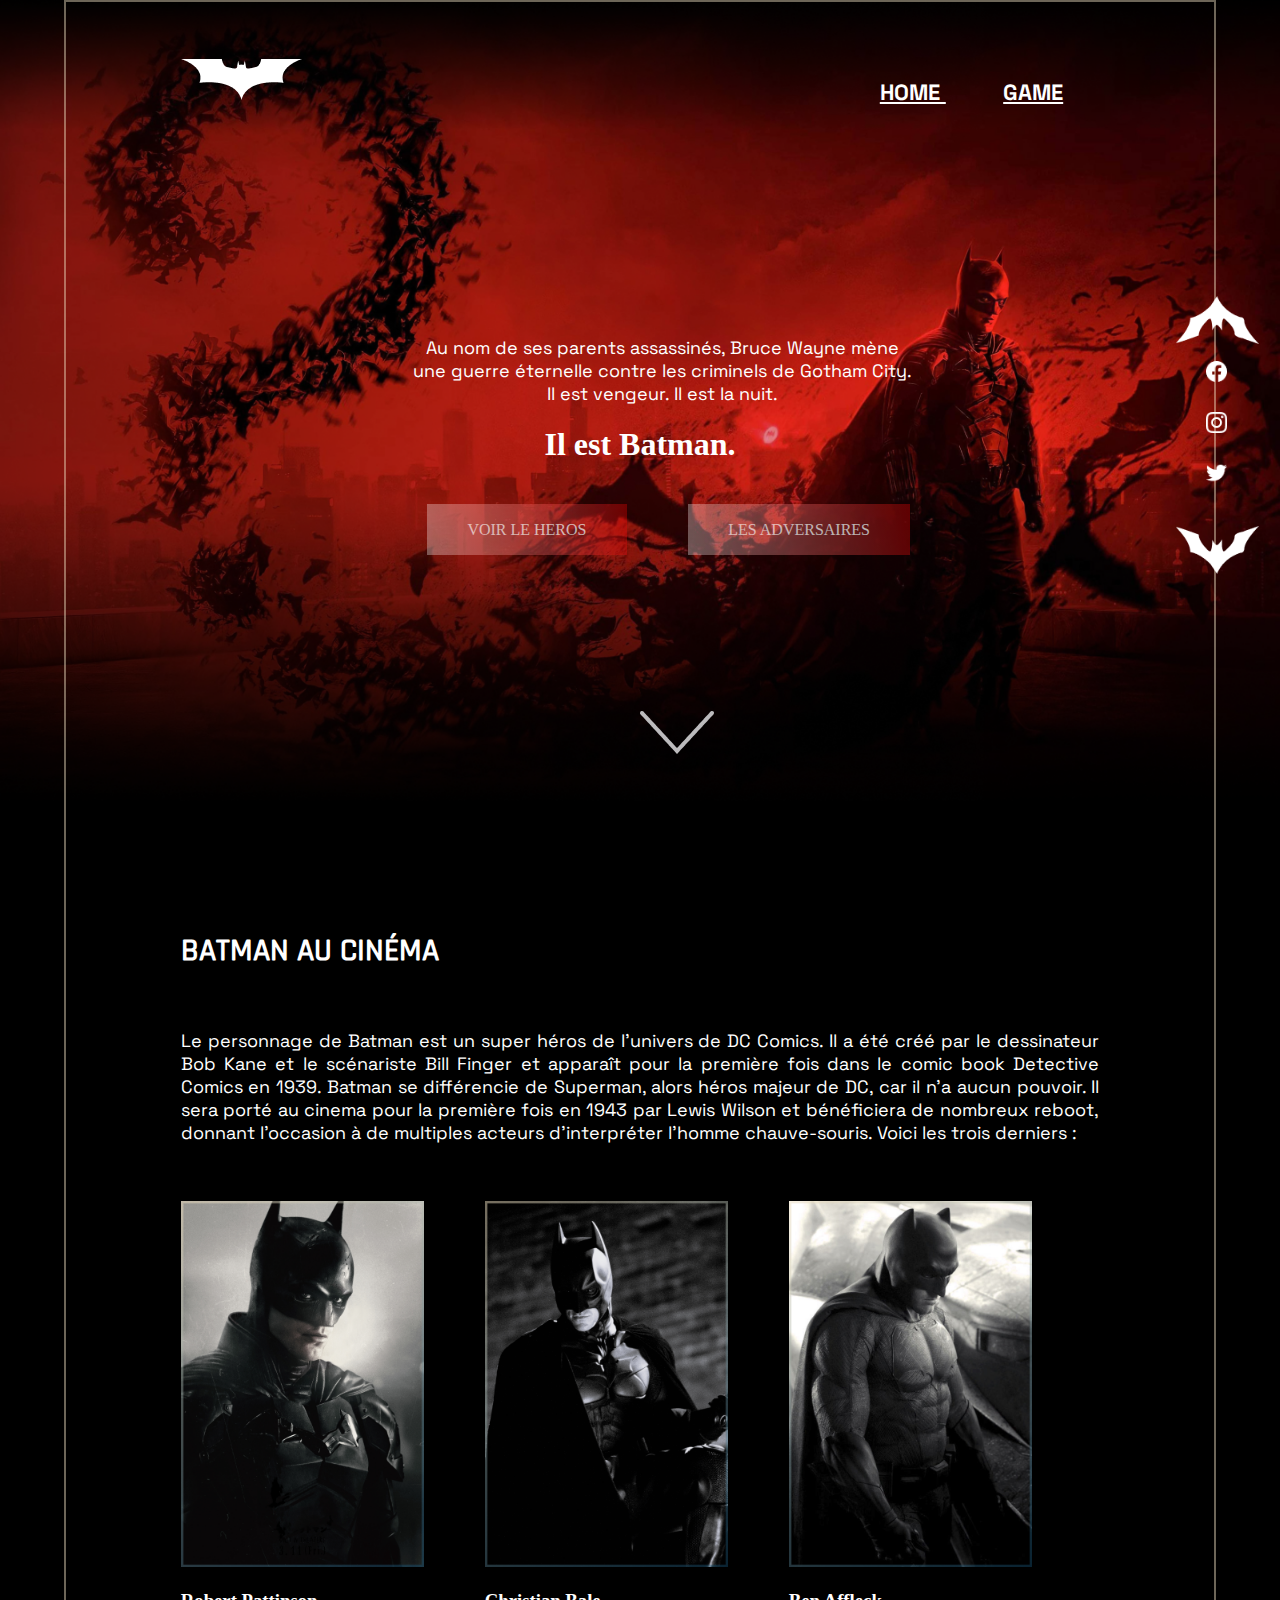
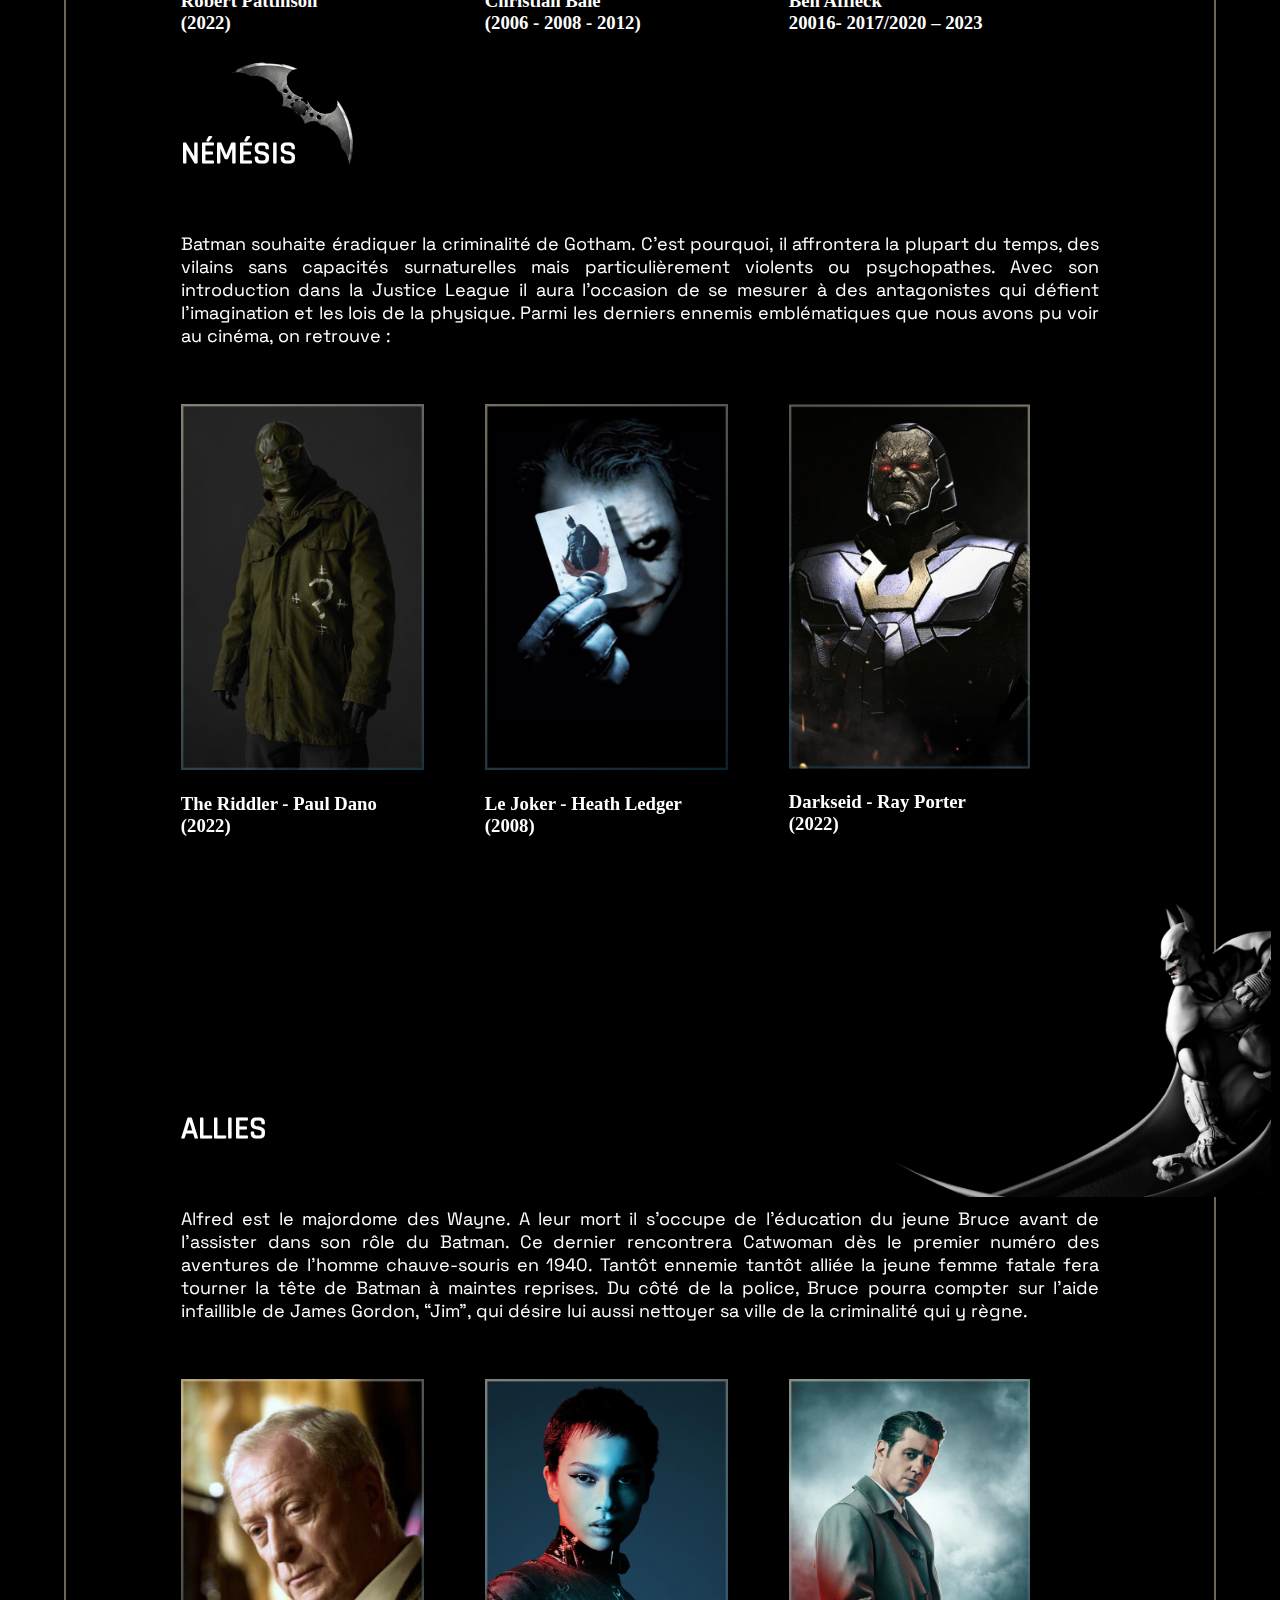
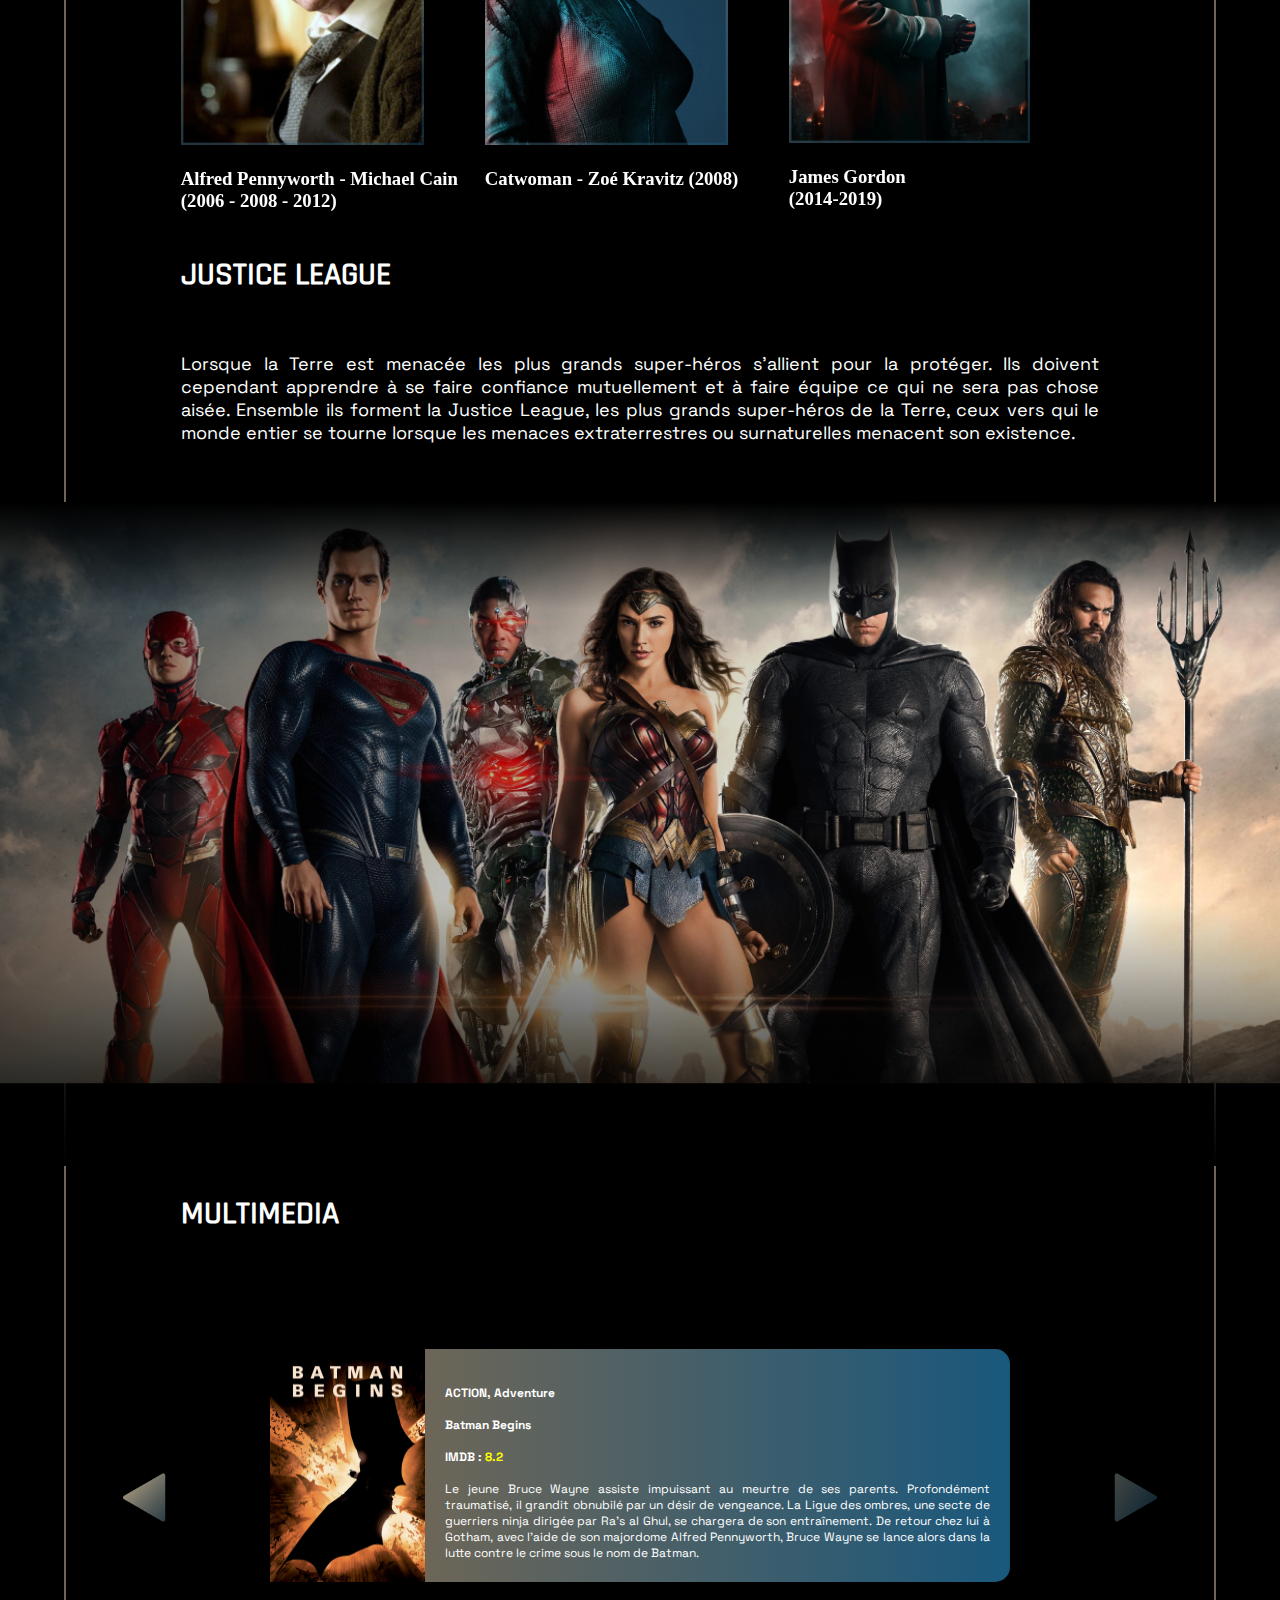
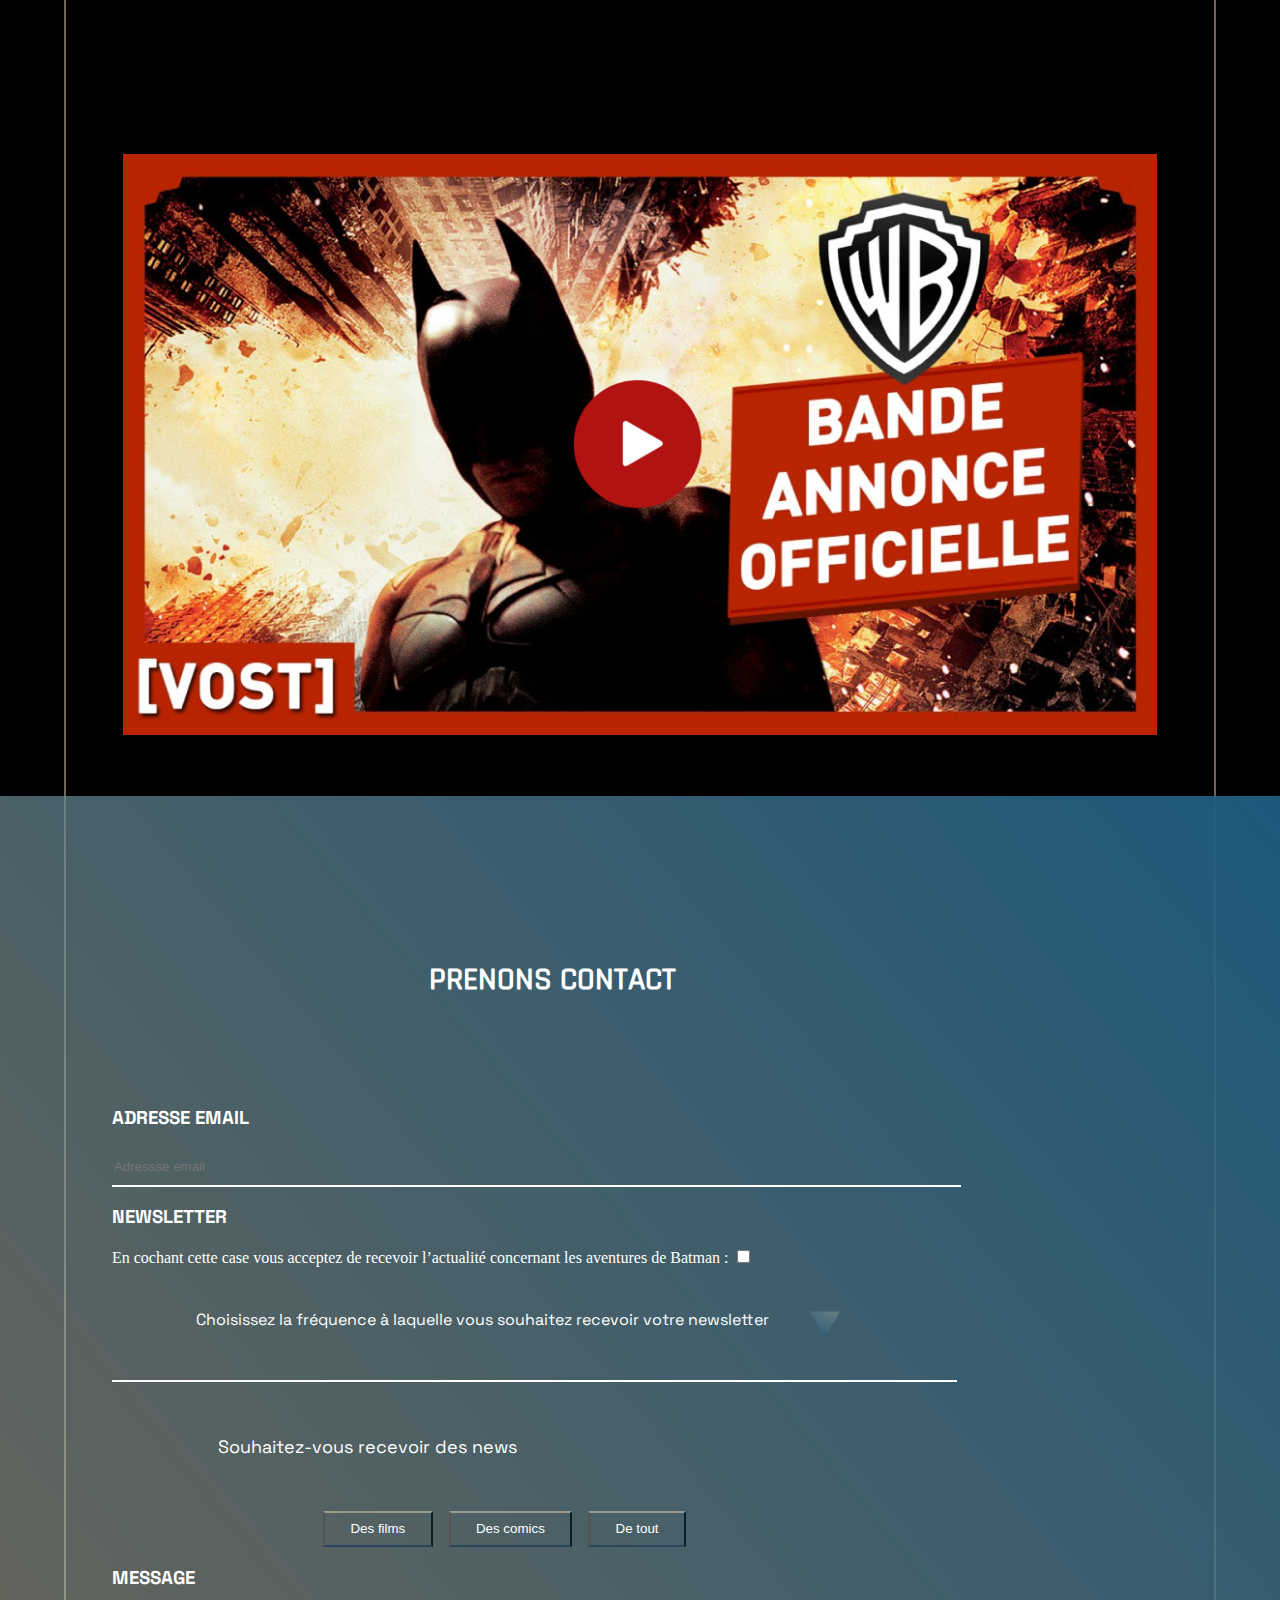
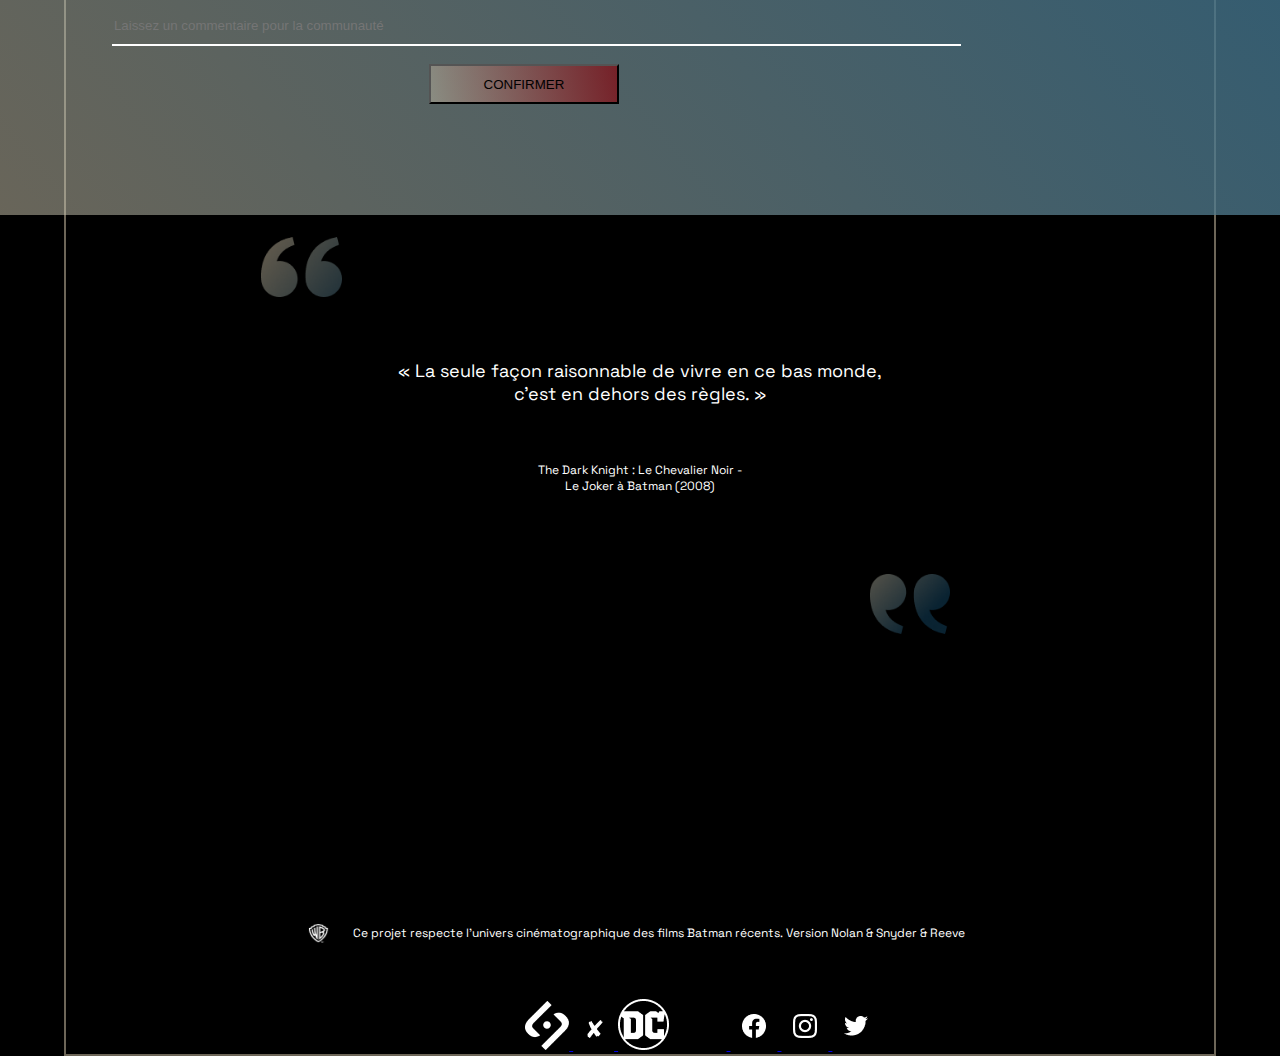
<file: index.html>
<!DOCTYPE html>
<html lang="fr">
<head>
    <meta charset="UTF-8">
    <meta name="viewport" content="width=device-width, initial-scale=1.0">
    <meta name="author" content =" RAZAFIARIMANANA Rijamanitra Antonio"> 
    <title>Batman project</title>
    <link rel="stylesheet" href="./styles/styles.css">
</head>
<body class="body-home">
    <header>
       <a href="#"><img src="/illustrations/logo1/logohome.png" alt="" class="logohead" ></a> 
       <a href="#" id="home"> HOME  </a>
       <a href="/game.html" id="game" > GAME</a>
    </header>
    <main>
       
            <div class="scroll" >
                <a href=""> <img src="/illustrations/logo1/logo_bat_flèche.png" alt=""></a>
                <div class="socialm">
                    <a href=""> <img src="/illustrations/logo1/icon_facebook.png" alt=""></a>
                    <a href="">  <img src="/illustrations/logo1/icon_ig.png" alt=""></a>
                    <a href=""> <img src="/illustrations/logo1/icon_tw.png" alt=""></a>
                </div>
               
                <a href="">  <img src="/illustrations/logo1/logo_bat_flèche_2.png" alt=""></a>
               
               
               
               
               
            </div>
      

        <section class="sec1">
            <p>
                Au nom de ses parents assassinés, Bruce Wayne mène une guerre éternelle contre les 
                criminels de Gotham City. Il est vengeur. Il est la nuit.
               
            </p>
            <h1>
                Il est Batman.
            </h1>
            <div>
                <a href="#">VOIR LE HEROS</a>
                <a href="#">LES ADVERSAIRES
                </a>
            </div>
            <img class="flechedown" src="/illustrations/logo1/flèche_down_header.png" alt="">
        </section>
        
        <section class="sec2">
           
            <h2>
                BATMAN AU CINÉMA
            </h2>
            <p>
                Le personnage de Batman est un super héros de l’univers de DC Comics. Il a été créé par le 
                dessinateur Bob Kane et le scénariste Bill Finger et apparaît pour la première fois dans le 
                comic book Detective Comics en 1939. Batman se différencie de Superman, alors héros 
                majeur de DC, car il n’a aucun pouvoir. Il sera porté au cinema pour la première fois en 1943 
                par Lewis Wilson et bénéficiera de nombreux reboot, donnant l’occasion à de multiples 
                acteurs d’interpréter l’homme chauve-souris. Voici les trois derniers :
            </p>
            <div class="conteneur1">
                <div>
                    <img class="photo" src="/illustrations/Illustrations1/Bathome2.png" alt="">
                    <h3>Robert Pattinson <br>
                        (2022)
                        </h3>
                </div>
                
                <div>
                    <img class="photo" src="/illustrations/Illustrations1/Bathome3.png" alt="">
                    <h3>
                        Christian Bale <br>
                        (2006 - 2008 - 2012)

                    </h3>
                </div>
                <div>
                    <img class="photo" src="/illustrations/Illustrations1/Bathome4.png" alt="">
                    <h3>
                        Ben Affleck <br>
                        20016- 2017/2020 – 2023

                    </h3>
                </div>
                
            </div>

        </section >
        <section class="sec3">
            <div>
                <img id="deco1" src="/illustrations/Illustrations1/Bathome13.png" alt="">
            </div>
            <h2>
                NÉMÉSIS
            </h2>
            <p>
                Batman souhaite éradiquer la criminalité de Gotham. C’est pourquoi, il affrontera la plupart 
                du temps, des vilains sans capacités surnaturelles mais particulièrement violents ou 
                psychopathes. Avec son introduction dans la Justice League il aura l’occasion de se mesurer à 
                des antagonistes qui défient l’imagination et les lois de la physique. Parmi les derniers 
                ennemis emblématiques que nous avons pu voir au cinéma, on retrouve :
            </p>
            <div class="conteneur">
                <div >
                    <img class="photo" src="/illustrations/Illustrations1/Bathome5.png" alt="">
                    <h3>The Riddler - Paul Dano <br>
                        (2022)
                        
                        </h3>
                </div>
                
                <div>
                    <img class="photo" src="/illustrations/Illustrations1/Bathome6.png" alt="">
                    <h3>
                        Le Joker - Heath Ledger <br>
                        (2008)

                    </h3>
                </div>
                <div>
                    <img class="photo" src="/illustrations/Illustrations1/Bathome7.png" alt="">
                    <h3>
                        Darkseid - Ray Porter <br>
                            (2022)


                    </h3>
                </div>
                
            </div>

        </section>
        <section class="sec4">
            <div>
                <img id="deco2" src="/illustrations/Illustrations1/Bathome12.png" alt="">
            </div>
            <h2>
                ALLIES

            </h2>
            <p>
                Alfred est le majordome des Wayne. A leur mort il s’occupe de l’éducation du jeune Bruce 
                avant de l’assister dans son rôle du Batman. Ce dernier rencontrera Catwoman dès le 
                premier numéro des aventures de l’homme chauve-souris en 1940. Tantôt ennemie tantôt 
                alliée la jeune femme fatale fera tourner la tête de Batman à maintes reprises. Du côté de la 
                police, Bruce pourra compter sur l’aide infaillible de James Gordon, “Jim”, qui désire lui aussi 
                nettoyer sa ville de la criminalité qui y règne.

            </p>
            <div class="conteneur">
                <div >
                    <img class="photo" src="/illustrations/Illustrations1/Bathome9.png" alt="">
                    <h3>Alfred Pennyworth - Michael Cain <br>
                        (2006 - 2008 - 2012)
                        
                    </h3>
                </div>
                
                <div>
                    <img class="photo" src="/illustrations/Illustrations1/Bathome8.png" alt="">
                    <h3>
                        Catwoman - Zoé Kravitz 
                        (2008)


                    </h3>
                </div>
                <div>
                    <img class="photo" src="/illustrations/Illustrations1/Bathome10.png" alt="">
                    <h3>
                        James Gordon <br>
                        (2014-2019)



                    </h3>
                </div>
                
            </div>

        </section>
        <section class="sec5">
            <h2>
                JUSTICE LEAGUE
            </h2>
            <p>
                Lorsque la Terre est menacée les plus grands super-héros s’allient pour la protéger. Ils 
                doivent cependant apprendre à se faire confiance mutuellement et à faire équipe ce qui ne 
                sera pas chose aisée. Ensemble ils forment la Justice League, les plus grands super-héros de 
                la Terre, ceux vers qui le monde entier se tourne lorsque les menaces extraterrestres ou 
                surnaturelles menacent son existence.

            </p>
            <img class="justiceleague" src="/illustrations/Illustrations1/Bathome11.png" alt="">
        </section>
        <section class="sec6">
            <h2>
                MULTIMEDIA
            </h2>

            <div class="conteneur">
                <img class="fleche" src="/illustrations/logo1/icon_flèche_1.png" alt="">
                 <img class="bathomeimg" src="/illustrations/Illustrations1/Bathome_ba1.png" alt="">
                <div class="text">
                    <h4>ACTION, Adventure</h4>
                    <h4>Batman Begins</h4>
                    <h4>IMDB :  <span>8.2</span> </h4>
                 
                Le jeune Bruce Wayne assiste impuissant au meurtre de ses parents. Profondément
                traumatisé, il grandit obnubilé par un désir de vengeance. La Ligue des ombres, une secte de
                guerriers ninja dirigée par Ra's al Ghul, se chargera de son entraînement. De retour chez lui à
                Gotham, avec l'aide de son majordome Alfred Pennyworth, Bruce Wayne se lance alors dans
                la lutte contre le crime sous le nom de Batman. <br>
                </div>
                <img class="fleche" src="/illustrations/logo1/icon_flèche_2.png" alt="">
            </div>
           <img class="bandeannonce" src="/illustrations/Illustrations1/Bathome_ba2.png" alt="">
        </section>
        <section class="sec7">
            <h2 class="prenonscontact">
                PRENONS CONTACT
            </h2>
            <h3 class="email">
                ADRESSE EMAIL
            </h3>
            <input id="mail" type="text" placeholder="Adressse email">
            <h3 class="newletter">
                NEWSLETTER
            </h3>
            <label id="encochant" for="checkbox">En cochant cette case vous acceptez de recevoir l’actualité concernant les
                aventures de Batman :</label> 
            <input type="checkbox" id="acceptation" name="recepactu" >

           <div class="mini-conteneur">
            <p  id ="choix">Choisissez la fréquence à laquelle vous souhaitez recevoir votre newsletter</p>
           <img class="triangle" src="/illustrations/logo1/icon_flèche_2.png" alt="">
           </div>
           

            <p id ="souhait">
                Souhaitez-vous recevoir des news
            </p>

            <div class="conteneurbtn">
                <button id="btn-film">Des films</button>
                <button id="btn-comics">Des comics</button>
                <button id="btn-tout">De tout</button>
            </div>
            
            <h3>
                MESSAGE
            </h3>
            <input id="msg" type="text" placeholder="Laissez un commentaire pour la communauté"> <br> <br>
            
            <input id="confirmer" type="submit" value="CONFIRMER">
            
            
        </section>

        <Section >


           
              
                    <img class="guillemetg" src="/illustrations/logo1/icon_guillemets_1.png" alt="icon_guillemets_1 gauche">
                
                
                   <p class="citation">
                    « La seule façon raisonnable de vivre en ce bas monde, <br> c'est en dehors des règles. »
                   </p> 
                    <p class="authorcit">
                        The Dark Knight : Le Chevalier Noir - <br> Le Joker à Batman (2008)
                    </p>
                 
                
                    <img class="guillemetd" src="/illustrations/logo1/icon_guillemets_2.png" alt="icon_guillemets_2 droite">
                
                
            


    </section>

</main>

<footer>
    <div>
        <div class="conteneurfooter1">
            <img class="wbicon" src="/illustrations/logo1/icon_WB.png" alt="icon_WB">
            <p class="textfoot">
                Ce projet respecte l’univers cinématographique des films Batman récents. Version Nolan & 
                Snyder & Reeve
            </p>
        </div>
        <div class="conteneurfootericon">
            <a class="organisateur" href="#">
                <img class="sayna" src="/illustrations/logo1/logo_sayna_white.png" alt="logo_sayna_white">
                <img class="x" src="/illustrations/logo1/icon_x.png" alt="icon_x">
                <img class="dc" src="/illustrations/logo1/icon_DC.png" alt="icon_DC"> 
            </a>
            <a class="reseaux" href="#"><img class="fb" src="/illustrations/logo1/icon_facebook.png" alt="fb">
                        <img class="ig" src="/illustrations/logo1/icon_ig.png" alt="ig">
                        <img class="tw" src="/illustrations/logo1/icon_tw.png" alt="tw">    </a>
           
        </div>

    </div>

    
    

</footer>

        

 
    
</body>
</html>
</file>
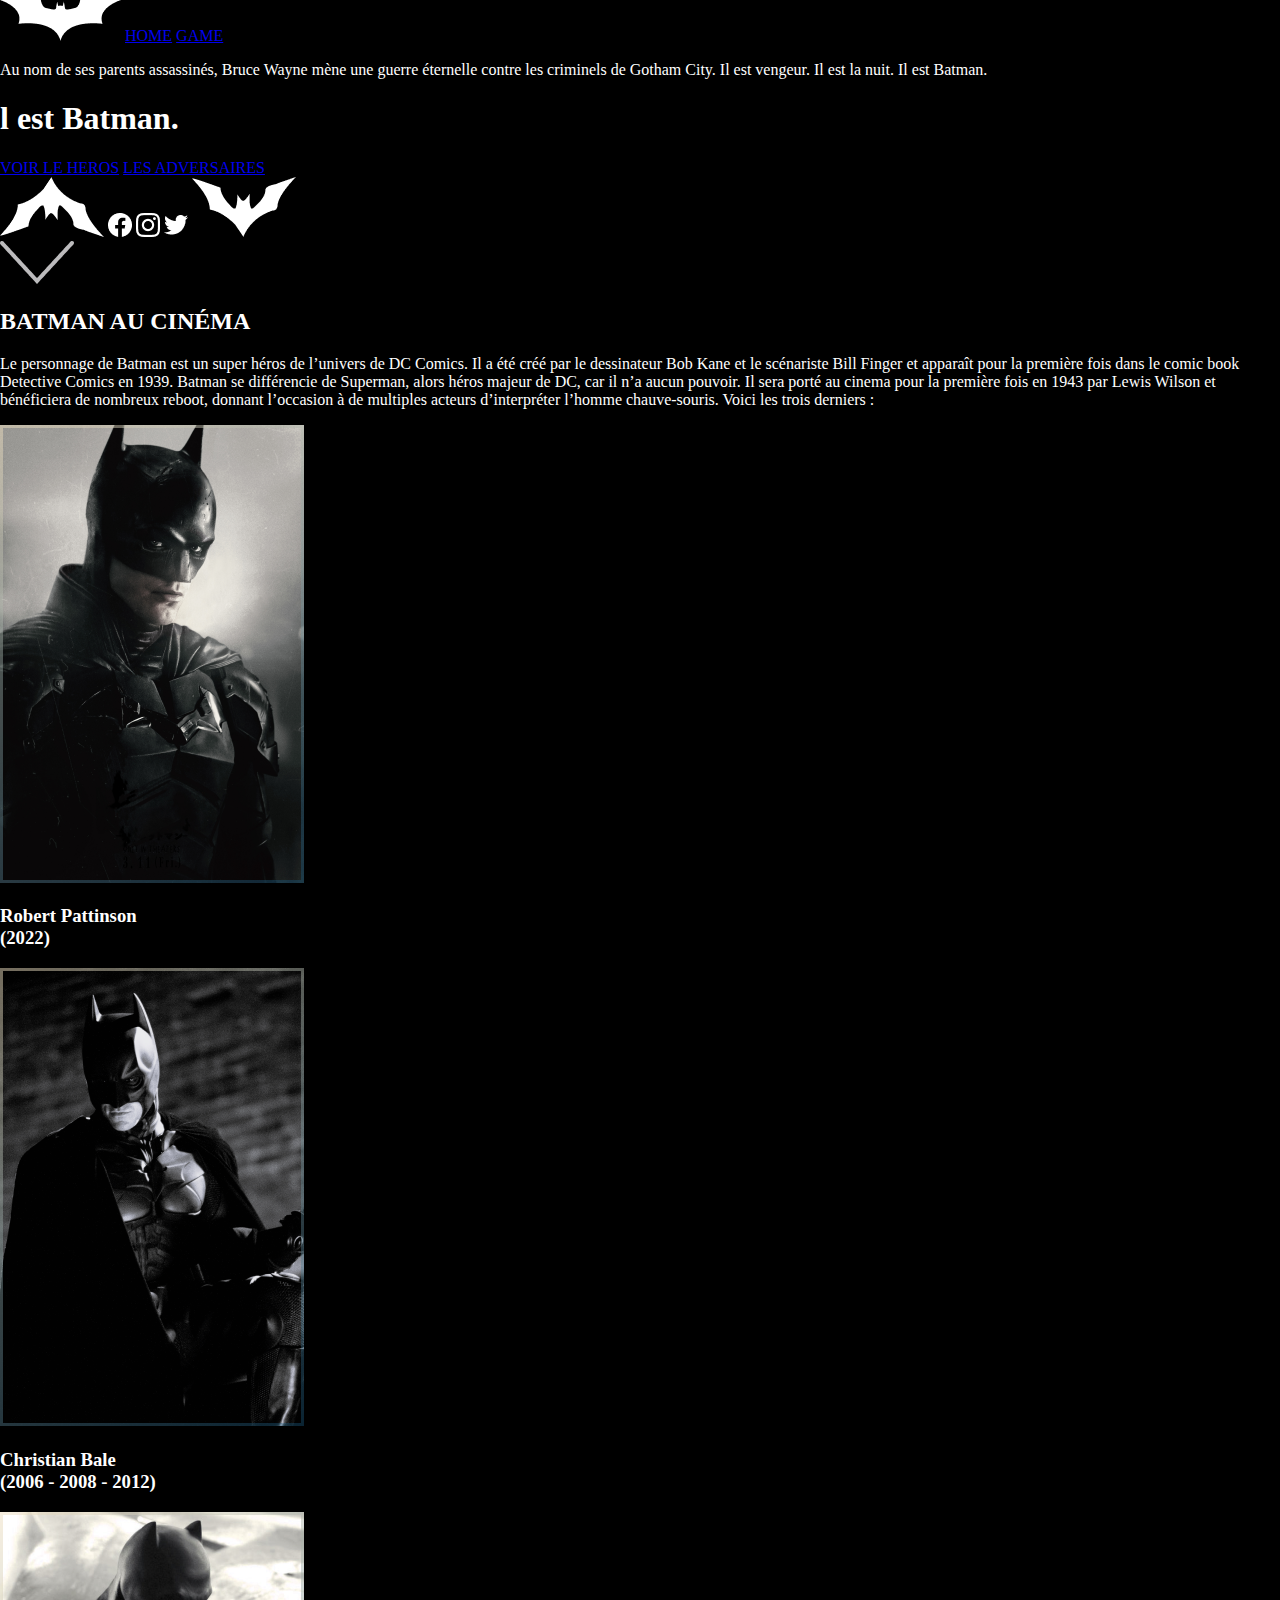
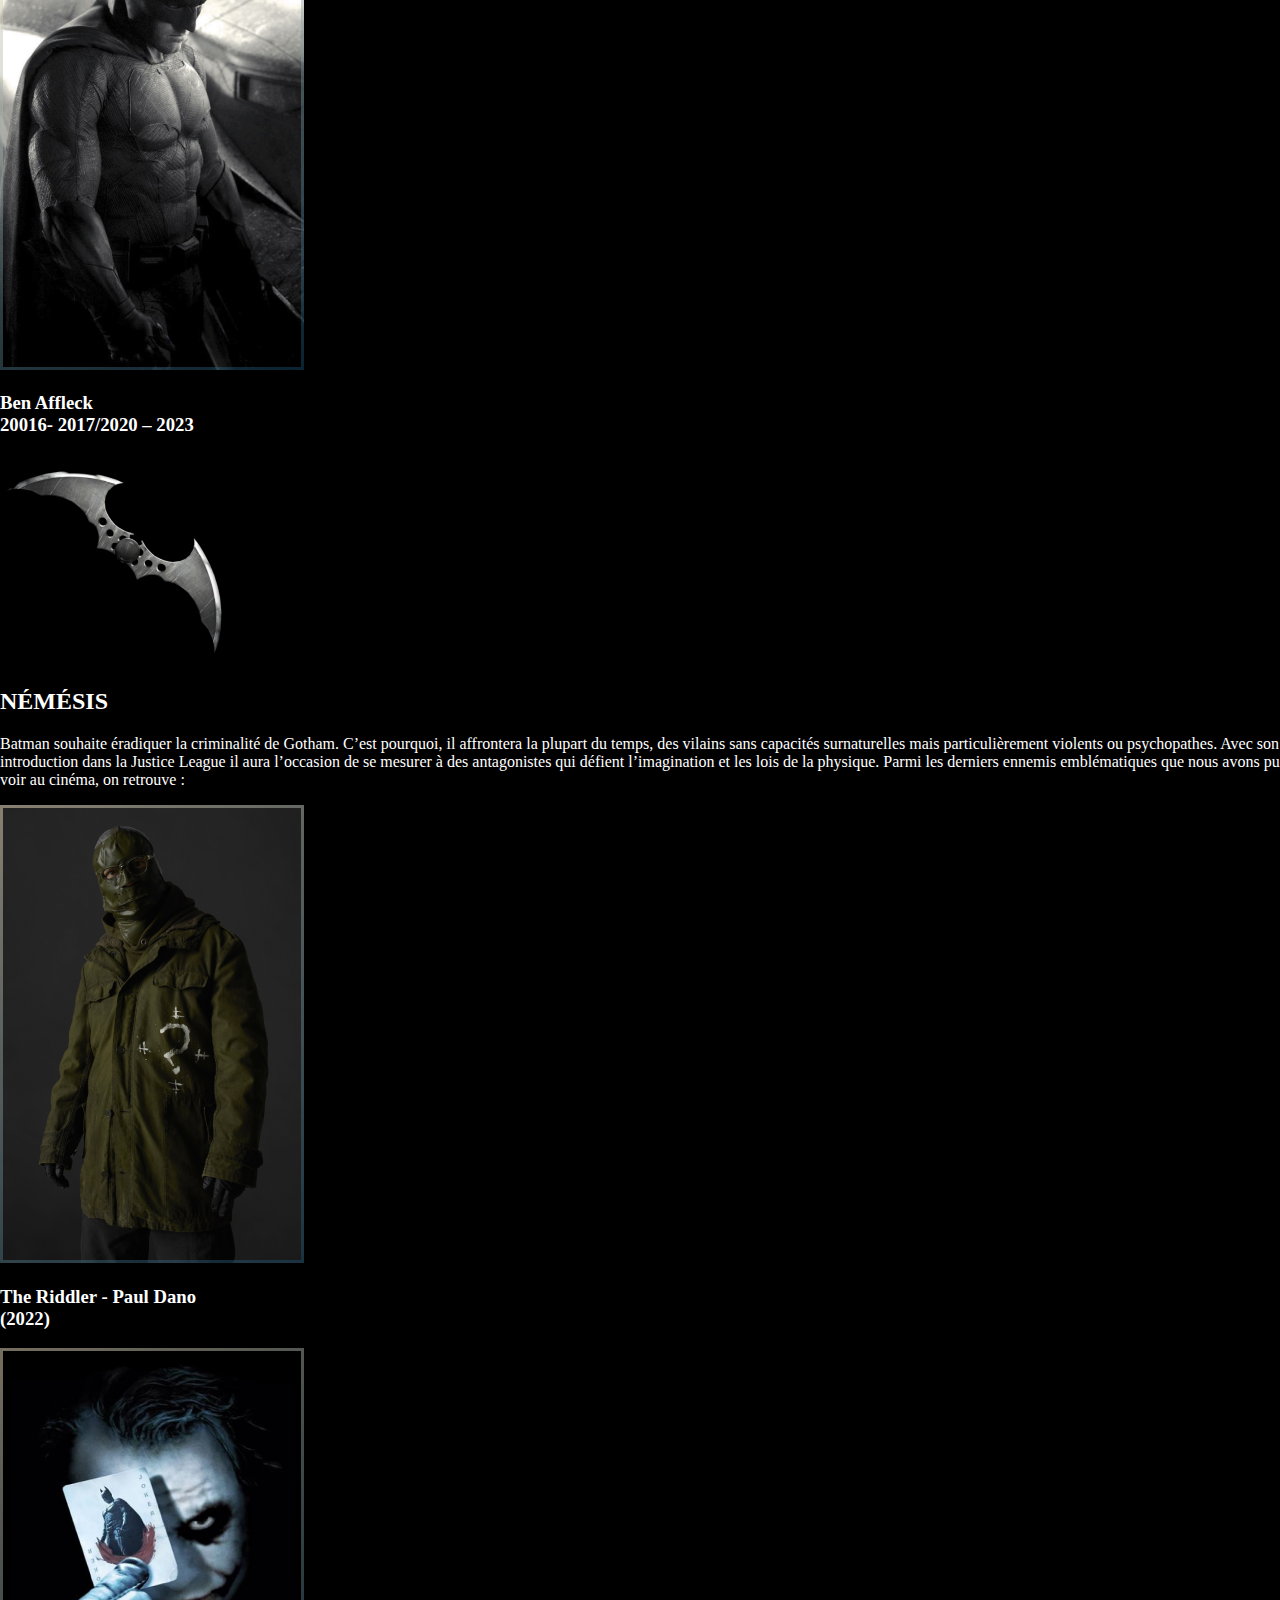
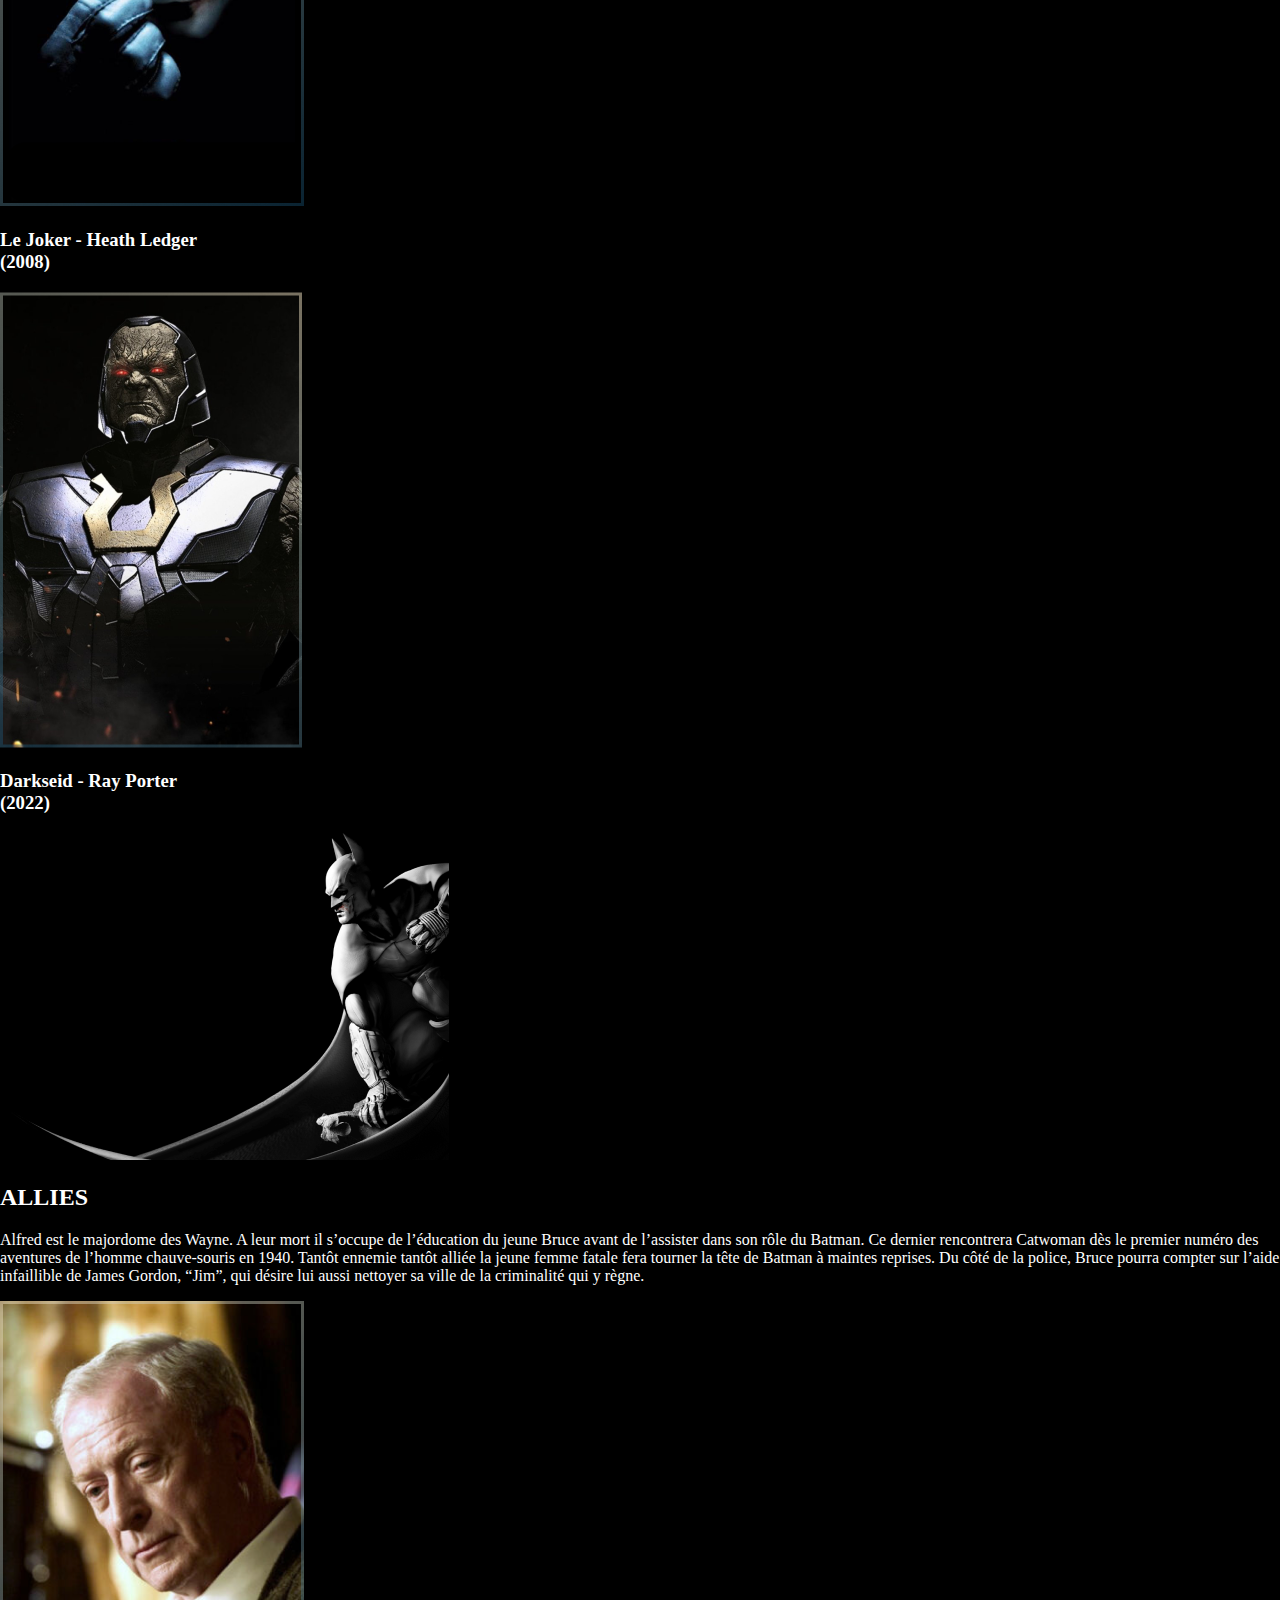
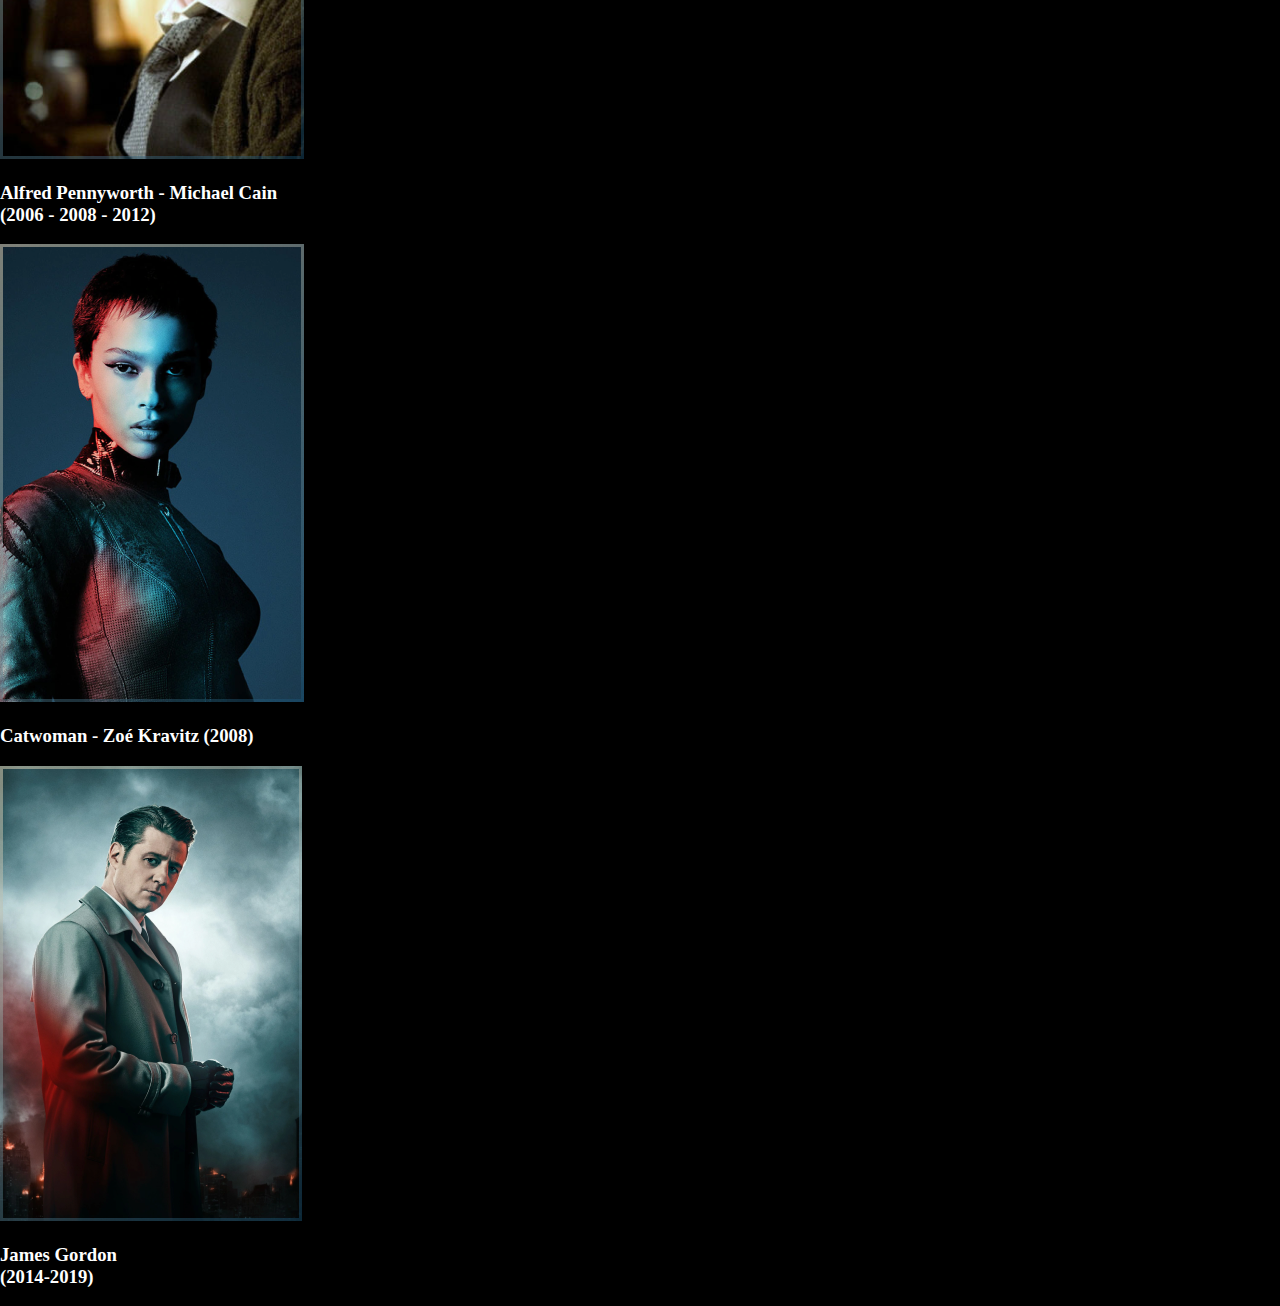
<file: batman 2.1/index.html>
<!DOCTYPE html>
<html lang="fr">
<head>
    <meta charset="UTF-8">
    <meta name="viewport" content="width=device-width, initial-scale=1.0">
    <meta name="author" content =" RAZAFIARIMANANA Rijamanitra Antonio"> 
    <title>Batman project</title>
    <link rel="stylesheet" href="./styles/styles.css">
</head>
<body>
    <header>
       <a href="#"><img src="/illustrations/logo1/logohome.png" alt=""></a> 
       <a href="#"> HOME</a>
       <a href="#"> GAME</a>
    </header>
    <main>
        <section>
            <p>
                Au nom de ses parents assassinés, Bruce Wayne mène une guerre éternelle contre les 
                criminels de Gotham City. Il est vengeur. Il est la nuit.
                Il est Batman.
            </p>
            <h1>
                l est Batman.
            </h1>
            <div>
                <a href="#">VOIR LE HEROS</a>
                <a href="#">LES ADVERSAIRES
                </a>
            </div>
            <div>
                <img src="/illustrations/logo1/logo_bat_flèche.png" alt="">
                <img src="/illustrations/logo1/icon_facebook.png" alt="">
                <img src="/illustrations/logo1/icon_ig.png" alt="">
                <img src="/illustrations/logo1/icon_tw.png" alt="">
                <img src="/illustrations/logo1/logo_bat_flèche_2.png" alt="">
            </div>

        </section>
        <section>
            <img src="/illustrations/logo1/flèche_down_header.png" alt="">
            <h2>
                BATMAN AU CINÉMA
            </h2>
            <p>
                Le personnage de Batman est un super héros de l’univers de DC Comics. Il a été créé par le 
                dessinateur Bob Kane et le scénariste Bill Finger et apparaît pour la première fois dans le 
                comic book Detective Comics en 1939. Batman se différencie de Superman, alors héros 
                majeur de DC, car il n’a aucun pouvoir. Il sera porté au cinema pour la première fois en 1943 
                par Lewis Wilson et bénéficiera de nombreux reboot, donnant l’occasion à de multiples 
                acteurs d’interpréter l’homme chauve-souris. Voici les trois derniers :
            </p>
            <div>
                <div>
                    <img src="/illustrations/Illustrations1/Bathome2.png" alt="">
                    <h3>Robert Pattinson <br>
                        (2022)
                        </h3>
                </div>
                
                <div>
                    <img src="/illustrations/Illustrations1/Bathome3.png" alt="">
                    <h3>
                        Christian Bale <br>
                        (2006 - 2008 - 2012)

                    </h3>
                </div>
                <div>
                    <img src="/illustrations/Illustrations1/Bathome4.png" alt="">
                    <h3>
                        Ben Affleck <br>
                        20016- 2017/2020 – 2023

                    </h3>
                </div>
                
            </div>

        </section>
        <section>
            <div>
                <img src="/illustrations/Illustrations1/Bathome13.png" alt="">
            </div>
            <h2>
                NÉMÉSIS
            </h2>
            <p>
                Batman souhaite éradiquer la criminalité de Gotham. C’est pourquoi, il affrontera la plupart 
                du temps, des vilains sans capacités surnaturelles mais particulièrement violents ou 
                psychopathes. Avec son introduction dans la Justice League il aura l’occasion de se mesurer à 
                des antagonistes qui défient l’imagination et les lois de la physique. Parmi les derniers 
                ennemis emblématiques que nous avons pu voir au cinéma, on retrouve :
            </p>
            <div>
                <div>
                    <img src="/illustrations/Illustrations1/Bathome5.png" alt="">
                    <h3>The Riddler - Paul Dano <br>
                        (2022)
                        
                        </h3>
                </div>
                
                <div>
                    <img src="/illustrations/Illustrations1/Bathome6.png" alt="">
                    <h3>
                        Le Joker - Heath Ledger <br>
                        (2008)

                    </h3>
                </div>
                <div>
                    <img src="/illustrations/Illustrations1/Bathome7.png" alt="">
                    <h3>
                        Darkseid - Ray Porter <br>
                            (2022)


                    </h3>
                </div>
                
            </div>

        </section>
        <section>
            <div>
                <img src="/illustrations/Illustrations1/Bathome12.png" alt="">
            </div>
            <h2>
                ALLIES

            </h2>
            <p>
                Alfred est le majordome des Wayne. A leur mort il s’occupe de l’éducation du jeune Bruce 
                avant de l’assister dans son rôle du Batman. Ce dernier rencontrera Catwoman dès le 
                premier numéro des aventures de l’homme chauve-souris en 1940. Tantôt ennemie tantôt 
                alliée la jeune femme fatale fera tourner la tête de Batman à maintes reprises. Du côté de la 
                police, Bruce pourra compter sur l’aide infaillible de James Gordon, “Jim”, qui désire lui aussi 
                nettoyer sa ville de la criminalité qui y règne.

            </p>
            <div>
                <div>
                    <img src="/illustrations/Illustrations1/Bathome9.png" alt="">
                    <h3>Alfred Pennyworth - Michael Cain <br>
                        (2006 - 2008 - 2012)
                        
                        </h3>
                </div>
                
                <div>
                    <img src="/illustrations/Illustrations1/Bathome8.png" alt="">
                    <h3>
                        Catwoman - Zoé Kravitz 
                        (2008)


                    </h3>
                </div>
                <div>
                    <img src="/illustrations/Illustrations1/Bathome10.png" alt="">
                    <h3>
                        James Gordon <br>
                        (2014-2019)



                    </h3>
                </div>
                
            </div>

        </section>

    </main>
    <footer>

    </footer>
    
</body>
</html>
</file>
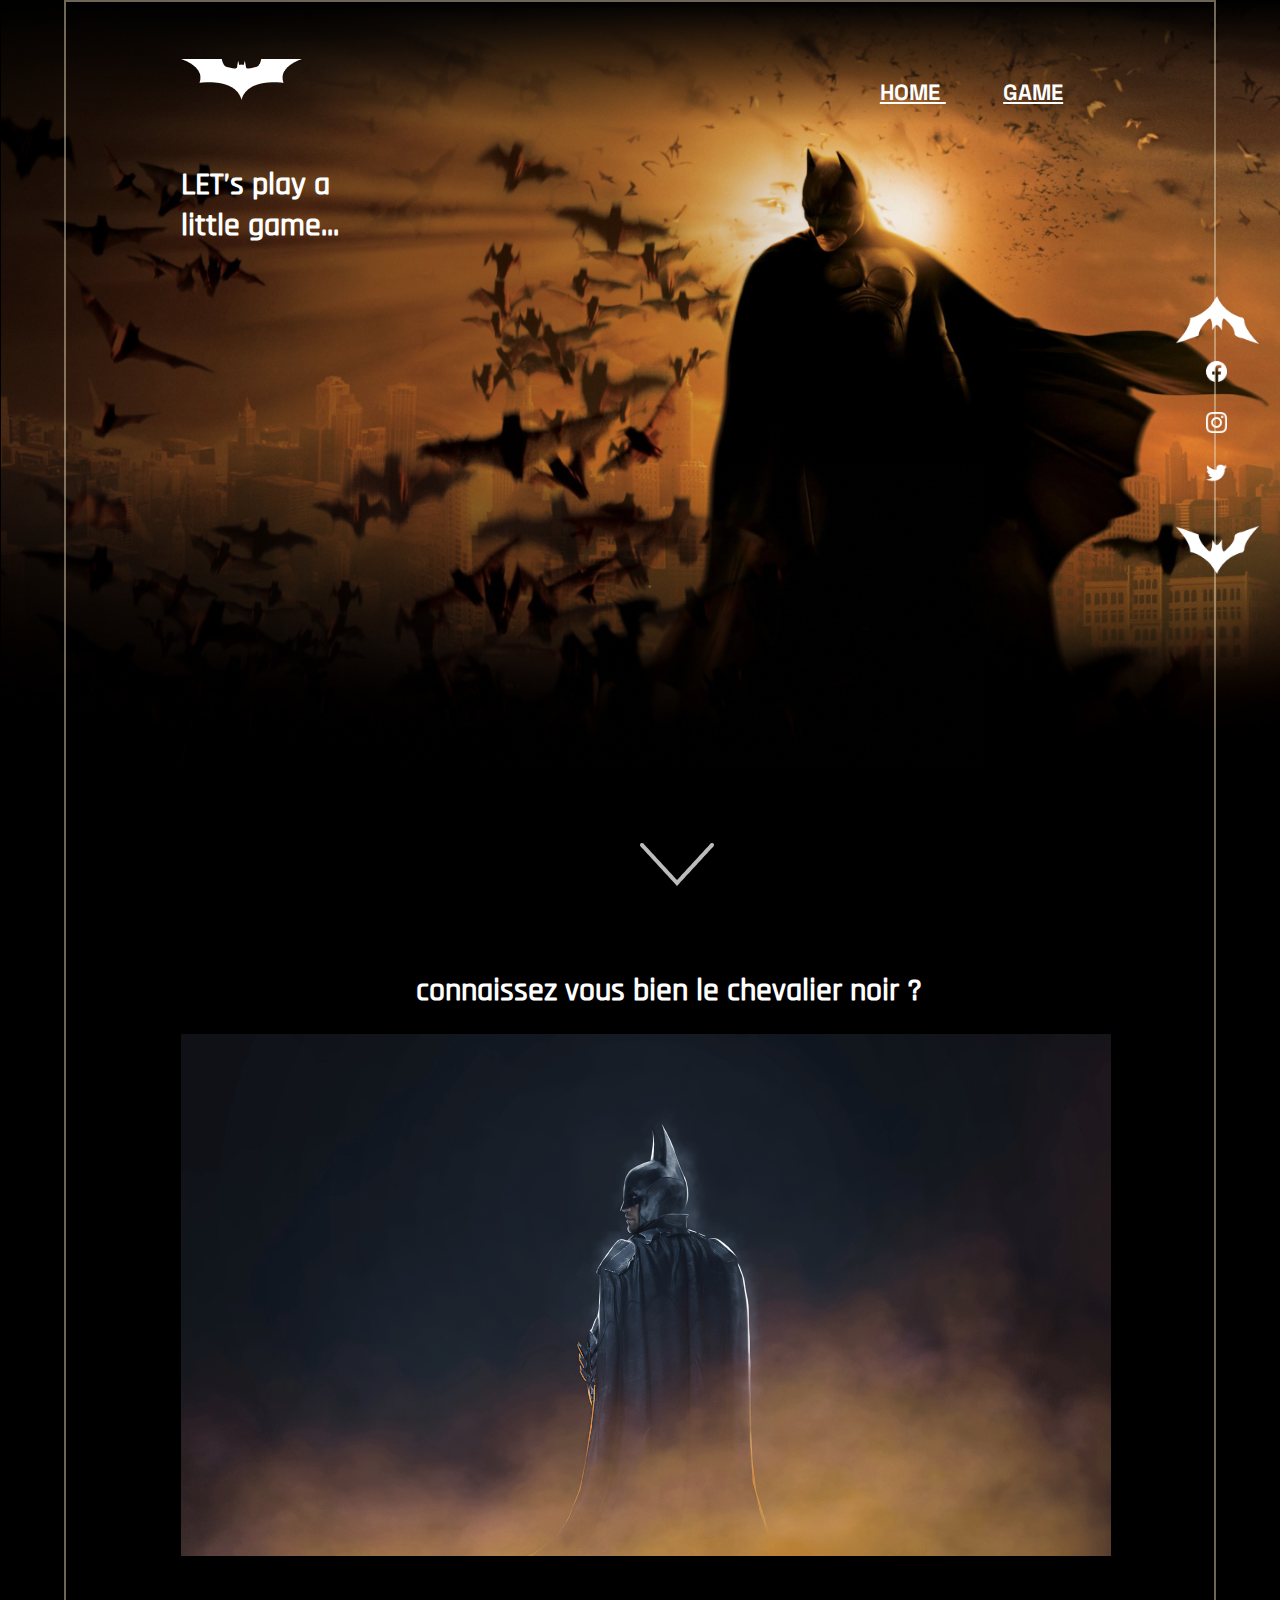
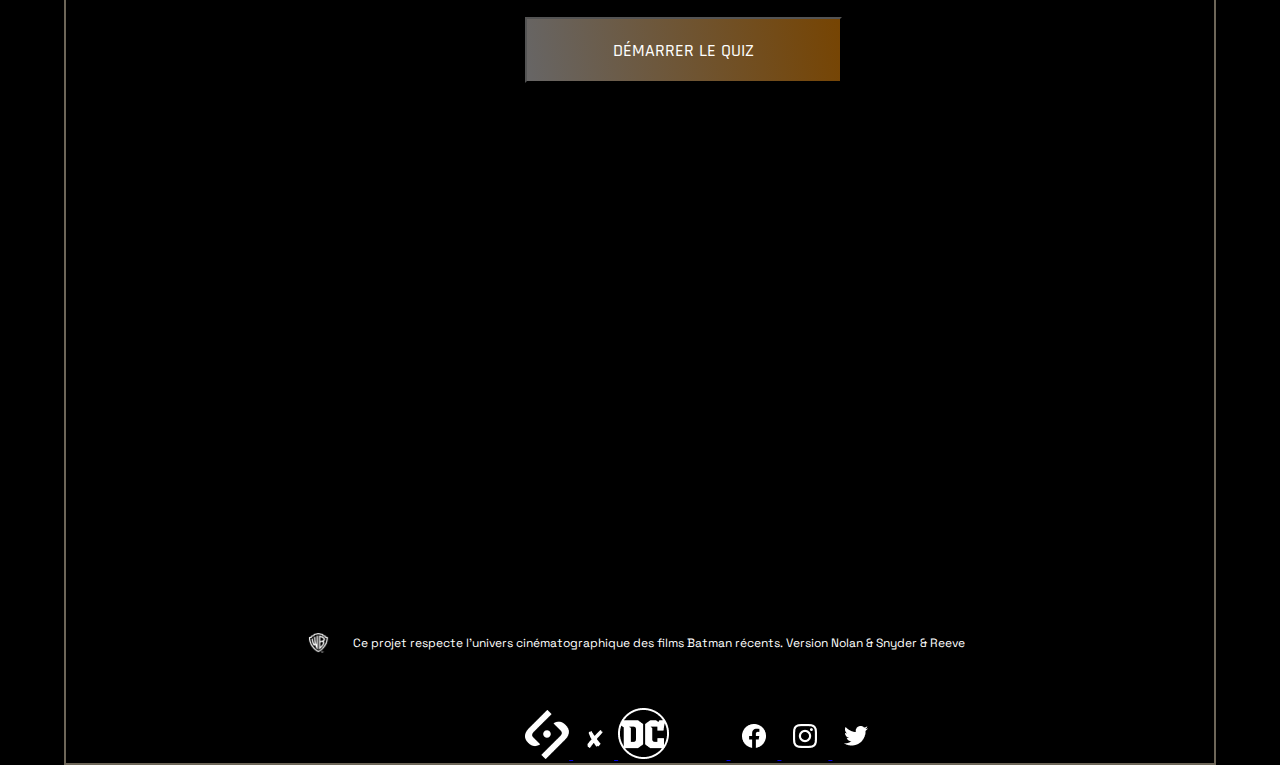
<file: game.html>
<!DOCTYPE html>
<html lang="fr">
<head>
    <meta charset="UTF-8">
    <meta name="viewport" content="width=device-width, initial-scale=1.0">
    <meta name="author" content =" RAZAFIARIMANANA Rijamanitra Antonio"> 
    <title>Game page for Batman</title>
    <link rel="stylesheet" href="./styles/styles.css">
    <script src="/index.js" defer></script>
</head>
<body class="bodygame" style="background-color: black;">
    <header>
        <a href="#"><img src="/illustrations/logo1/logohome.png" alt="" class="logohead" ></a> 
        <a href="/index.html" id="home"> HOME  </a>
        <a href="#" id="game" > GAME</a>
     </header>
    <main>
        <div class="scroll" >
            <a href=""> <img src="/illustrations/logo1/logo_bat_flèche.png" alt=""></a>
            <div class="socialm">
                <a href=""> <img src="/illustrations/logo1/icon_facebook.png" alt=""></a>
                <a href="">  <img src="/illustrations/logo1/icon_ig.png" alt=""></a>
                <a href=""> <img src="/illustrations/logo1/icon_tw.png" alt=""></a>
            </div>
           
            <a href="">  <img src="/illustrations/logo1/logo_bat_flèche_2.png" alt=""></a>
           
           
           
           
           
        </div>

       <section>
            <h2>
                LET’s play a <br>
                little game...
            </h2>    
       </section>
       <img class="flechegame" src="/illustrations/logo1/flèche_down_header.png" alt="">
       <section class="sec2game">
       
            <h2 class=" connaissezvous">
                connaissez vous bien le chevalier noir ?
            </h2>
            <img class="picsec2" src="/illustrations/Illustrations2/Batgame_2.png" alt="">
                <button class="demarrezquiz" id="demarrezquiz">DÉMARRER LE QUIZ</button>



           
       </section>
       <section class="sectionquiz">
        <div class="conteneurcompte">
            <div class="compteur"></div>
            <div class="totalcompte">/15</div>
        </div>
      
        <div class="conteneurquiz">
            <div class="imagequiz">
                <img id="personnage1" src="/batman 2.1/illustrations/Illustrations2/Batgame_3.png" alt="">
            </div>
            <div class="miniconteneurquiz">
                <div class="sujet" id="sujet">
                    
                </div>
                <div class="conteneurrep" id="conteneurrep">
                       
                        <div class="conteneurrep1">
                            <input type="checkbox" id="check1" name="checkbox1" >
                            <div id="rep1" class="reponse"></div>
                        </div> 
                        <div class="conteneurrep2">
                            <input type="checkbox" id="check2" name="checkbox2" >
                            <div id="rep2" class="reponse"></div>
                        </div> 
                        <div class="conteneurrep3">
                            <input type="checkbox" id="check3" name="checkbox3" >
                            <div id="rep3" class="reponse"></div>
                        </div>  

                        <button class="nextquestion" id="btnChange">QUESTION SUIVANTES</button>

                 </div>
                

            </div>
        </div>
      
        

       </section>
       
       
        
    
    </main>
    <footer>
        <div>
            <div class="conteneurfooter1">
                <img class="wbicon" src="/illustrations/logo1/icon_WB.png" alt="icon_WB">
                <p class="textfoot">
                    Ce projet respecte l’univers cinématographique des films Batman récents. Version Nolan & 
                    Snyder & Reeve
                </p>
            </div>
            <div class="conteneurfootericon">
                <a class="organisateur" href="#">
                    <img class="sayna" src="/illustrations/logo1/logo_sayna_white.png" alt="logo_sayna_white">
                    <img class="x" src="/illustrations/logo1/icon_x.png" alt="icon_x">
                    <img class="dc" src="/illustrations/logo1/icon_DC.png" alt="icon_DC"> 
                </a>
                <a class="reseaux" href="#"><img class="fb" src="/illustrations/logo1/icon_facebook.png" alt="fb">
                            <img class="ig" src="/illustrations/logo1/icon_ig.png" alt="ig">
                            <img class="tw" src="/illustrations/logo1/icon_tw.png" alt="tw">    </a>
               
            </div>
    
        </div>
    
        
       
    
    </footer> 
</body>
</file>
<file: styles/styles.css>
html {
  box-sizing: border-box;
  font-size: 100%;
  padding-left: 5%;
  padding-right: 5%;
}

.body-home {
  margin: 0;
  padding: 0;
  background-color: black;
  color: white;
  background: url(/illustrations/Illustrations1/Bathome1.png);
  background-repeat: no-repeat;
  background-color: #000;
  background-size: contain;
  border: 2px solid var(--gredient-white);
  overflow-x: hidden;
}

:root {
  --yellow-color:#FFFF00;
  --yellow-light:#f8f184;
  --blue-color:#19587dfe;
  --white-color:#fff;
  --gredient-white: #eddebf75;
  --gredient-red: #89000977;
  --black-color:#000;
}

@font-face {
  font-family: "space-grotesk";
  src: url(../fonts/SpaceGrotesk-VariableFont_wght.ttf);
}
@font-face {
  font-family: "rajdhani-medium";
  src: url(../fonts/Rajdhani-Medium.ttf);
}
p {
  font-family: "space-grotesk";
  font-size: 18px;
  text-align: justify;
  margin: 5% 10% 5% 10%;
}

h2 {
  font-family: "rajdhani-medium";
  font-size: 32px;
  margin: 2% 10%;
}

/*animation of personnage pic*/
.photo:hover {
  transform: scale(110%);
}

.photo {
  transition: 0.5s;
}

header {
  margin-top: 5%;
  margin-bottom: 5%;
}
header a {
  text-decoration: none;
  color: white;
  font-family: "space-grotesk";
  font-weight: bold;
  font-size: 22px;
  text-decoration: underline;
}
header img {
  margin-left: 10%;
}
header #home {
  margin-left: 50%;
}
header #game {
  margin-left: 5%;
}

.conteneurfooter1 {
  display: flex;
  flex-direction: row;
  align-items: center;
  position: relative;
  margin-top: 20%;
}
.conteneurfooter1 .wbicon {
  width: 2%;
  height: 15%;
  position: absolute;
  left: 21%;
}
.conteneurfooter1 .textfoot {
  font-size: 12px;
  font-family: "space-grotesk";
  padding-left: 15%;
}

.organisateur {
  align-items: center;
}

.sayna {
  margin-left: 40%;
}

.dc {
  margin-right: 5%;
}

.tw, .ig, .fb, .x {
  margin: 1%;
}

.scroll {
  display: flex;
  flex-direction: column;
  align-items: center;
  position: fixed;
  right: 0%;
  top: 30%;
}
.scroll a {
  padding-top: 25%;
}
.scroll img {
  width: 80%;
}
.scroll .socialm {
  width: 25%;
  margin-right: 17%;
}
.scroll .socialm img {
  padding-bottom: 50%;
  padding-top: 50%;
}

.sec1 p {
  text-align: center;
  margin: 20% 26% 0% 30%;
}
.sec1 h1 {
  text-align: center;
}
.sec1 div {
  margin-top: 5%;
  text-align: center;
  padding-bottom: 15%;
}
.sec1 a {
  margin-left: 5%;
  text-decoration: none;
  color: white;
  background: linear-gradient(80deg, rgba(255, 255, 255, 0.466), rgba(255, 0, 0, 0.46));
  padding: 1.5% 3.5%;
  opacity: 70%;
}
.sec1 .flechedown {
  margin: 0% 50% 0 50%;
}

.sec2 {
  margin-top: 15%;
}
.sec2 .conteneur1 {
  display: flex;
  flex-direction: row;
  padding-left: 10%;
}
.sec2 img {
  width: 80%;
}

.sec3 {
  position: relative;
  padding-top: 5%;
}
.sec3 .conteneur {
  display: flex;
  flex-direction: row;
  padding-left: 10%;
}
.sec3 img {
  width: 80%;
}
.sec3 #deco1 {
  width: 12%;
  position: absolute;
  top: 0%;
  left: 14%;
}

.sec4 {
  padding-top: 20%;
  position: relative;
}
.sec4 .conteneur {
  display: flex;
  flex-direction: row;
  padding-left: 10%;
}
.sec4 img {
  width: 80%;
}
.sec4 #deco2 {
  width: 35%;
  position: absolute;
  right: -5%;
  top: 5%;
}

.sec5 .justiceleague {
  width: 130%;
  margin-left: -15%;
  margin-right: 0%;
}

.sec6 .conteneur {
  display: flex;
  flex-direction: row;
  margin: 10% 5%;
}
.sec6 .text {
  background: linear-gradient(90deg, var(--gredient-white), var(--blue-color));
  color: white;
  font-size: 12px;
  font-family: "space-grotesk";
  margin-right: 10%;
  padding: 2% 2%;
  text-align: justify;
  border-bottom-right-radius: 15px;
  border-top-right-radius: 15px;
}
.sec6 h4 {
  color: white;
  font-size: 12px;
  font-family: "space-grotesk";
}
.sec6 span {
  color: yellow;
}
.sec6 .fleche {
  height: 50%;
  padding-top: 12%;
}
.sec6 .bathomeimg {
  margin-left: 10%;
}
.sec6 .bandeannonce {
  width: 90%;
  margin: 5%;
}

.sec7 {
  background: linear-gradient(50deg, var(--gredient-white), var(--blue-color));
  margin: 0 -16%;
  padding: 5% 20%;
}
.sec7 h2 {
  margin: 10% 30%;
}
.sec7 h3 {
  font-family: "space-grotesk";
}
.sec7 #mail, .sec7 #msg {
  background-color: transparent;
  color: white;
  border-left: none;
  border-top: none;
  border-right: none;
  border-bottom-color: white;
  width: 80%;
  height: 35px;
}
.sec7 #choix {
  font-size: 16px;
  margin-bottom: 0%;
}
.sec7 .mini-conteneur {
  display: flex;
  flex-direction: row;
  border-bottom: 2px solid white;
  width: 80%;
}
.sec7 .triangle {
  width: 3%;
  height: 3%;
  transform: rotate(90deg);
  padding-top: 10%;
}

#confirmer {
  background: linear-gradient(80deg, rgba(237, 222, 191, 0.3411764706), rgba(137, 0, 9, 0.662745098));
  padding: 1% 5%;
  margin-left: 30%;
  margin-bottom: 5%;
  cursor: pointer;
}

#btn-film, #btn-comics, #btn-tout {
  background-color: transparent;
  color: white;
  padding: 1% 3%;
  border-bottom: 2px solid rgb(43, 68, 94);
  cursor: pointer;
  border-top-color: var(--gredient-white);
  border-right-color: var(--blue-color);
}

.conteneurbtn {
  display: flex;
  gap: 1rem;
  margin-left: 20%;
}

.guillemetg {
  padding-left: 10%;
}

p {
  color: white;
}

.guillemetg {
  width: 7%;
  margin: 2% 0% 0 7%;
}

.citation {
  font-family: "space-grotesk";
  text-align: center;
}

.authorcit {
  font-size: 12px;
  font-family: "space-grotesk";
  text-align: center;
}

.guillemetd {
  width: 7%;
  margin: 10%;
  margin: 2% 2% 0 70%;
}

/*
.guillemetgauche{
  margin: 0 0;
}

.guillemetgauche img{
  width: 5%;margin:  10% 0 0% 10%;
}

.citation{
  font-size: 15px;text-align: center;
}

.auteurcitation{
  font-size: 10px;text-align: center;
}

.guillemetdroite img{
  width: 5%;margin:  0% 0% 0% 85%;
} */
.flechegame {
  margin: 50% 50% 5% 50%;
}

.connaissezvous {
  text-align: center;
  margin-left: 15%;
}

.picsec2 {
  margin: 0 0% 0% 10%;
}

.demarrezquiz {
  text-decoration: none;
  color: white;
  margin: 5% 0 0% 40%;
  background: linear-gradient(80deg, rgba(156, 154, 154, 0.658), rgba(239, 138, 5, 0.493));
  padding: 1.7% 7.5%;
  font-family: "rajdhani-medium";
  font-size: 18px;
}

html {
  box-sizing: border-box;
  font-size: 100%;
  padding-left: 5%;
  padding-right: 5%;
}

.bodygame {
  margin: 0;
  padding: 0;
  background-color: black;
  color: white;
  background: url(/illustrations/Illustrations2/Batgame_1.png);
  background-repeat: no-repeat;
  background-color: #000;
  background-size: contain;
  border: 2px solid var(--gredient-white);
  overflow-x: hidden;
}

.conteneurquiz {
  display: flex;
  margin-bottom: 10%;
}

.conteneurcompte {
  display: flex;
  flex-direction: row;
  margin: 10% 50%;
  font-family: "rajdhani-medium";
  font-size: 22px;
}

.miniconteneurquiz {
  display: flex;
  flex-direction: column;
  width: 61%;
}

.imagequiz {
  padding-left: 15%;
}

.sujet {
  padding-left: 0%;
  font-family: "rajdhani-medium";
  font-size: 22px;
  margin-bottom: 5%;
}

.conteneurrep {
  padding-right: 20%;
}

.conteneurrep1, .conteneurrep2, .conteneurrep3 {
  display: flex;
  flex-direction: row;
  background-color: gray;
  margin-bottom: 5%;
  font-size: 22px;
  padding: 2% 0%;
}
.conteneurrep1 .rep1, .conteneurrep1 .rep2, .conteneurrep1 .rep3, .conteneurrep2 .rep1, .conteneurrep2 .rep2, .conteneurrep2 .rep3, .conteneurrep3 .rep1, .conteneurrep3 .rep2, .conteneurrep3 .rep3 {
  padding-left: 5%;
  font-family: "rajdhani-medium";
}

.nextquestion {
  text-decoration: none;
  color: white;
  margin: 15% 0 0% 20%;
  background: linear-gradient(80deg, rgba(156, 154, 154, 0.658), rgba(239, 138, 5, 0.493));
  padding: 1.7% 7.5%;
  font-family: "rajdhani-medium";
  font-size: 18px;
}/*# sourceMappingURL=styles.css.map */
</file>
<file: batman 2.1/styles/styles.css>
html {
  box-sizing: border-box;
  font-size: 100%;
}

body {
  margin: 0;
  padding: 0;
  background-color: black;
  color: white;
}/*# sourceMappingURL=styles.css.map */
</file>
